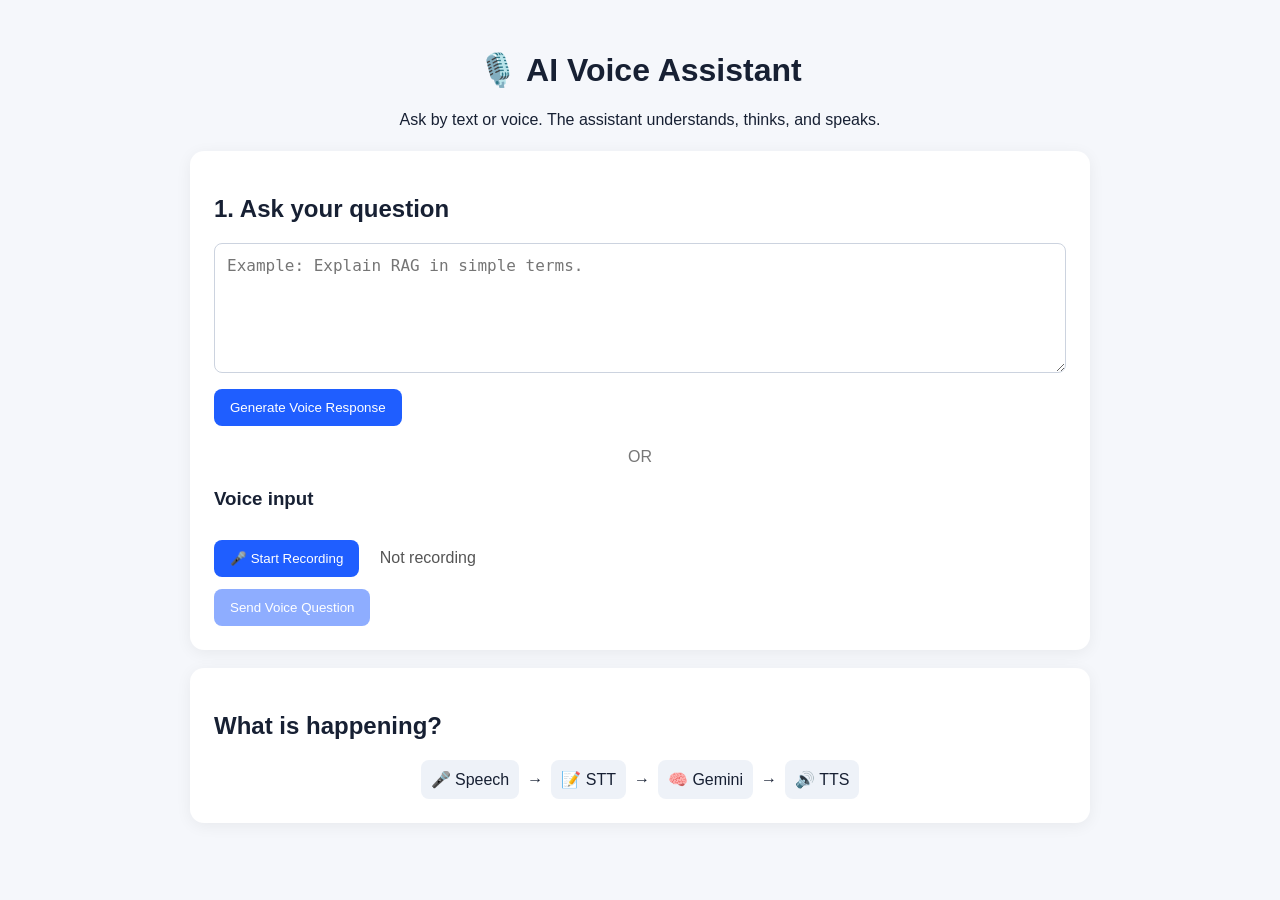
<file: static/index.html>
<!doctype html>

<html lang="en">

<head>

<meta charset="utf-8">

<meta
    name="viewport"
    content="width=device-width,initial-scale=1"
>

<title>AI Voice Assistant</title>

<link
    rel="stylesheet"
    href="/static/style.css"
>

</head>

<body>

<main>

<header>

<h1>🎙️ AI Voice Assistant</h1>

<p>
Ask by text or voice.
The assistant understands, thinks, and speaks.
</p>

</header>


<section class="card">

<h2>1. Ask your question</h2>

<textarea
    id="textInput"
    placeholder="Example: Explain RAG in simple terms."
></textarea>

<button id="textButton">
Generate Voice Response
</button>


<div class="or">
OR
</div>


<h3>Voice input</h3>

<div>

<button id="recordButton">
🎤 Start Recording
</button>

<span id="recordStatus">
Not recording
</span>

</div>


<audio
    id="recordedAudio"
    controls
    hidden
></audio>


<button
    id="voiceButton"
    disabled
>
Send Voice Question
</button>

</section>


<section
    class="card"
    id="results"
    hidden
>

<h2>2. What the assistant understood</h2>

<div class="box">

<p id="transcript"></p>

</div>


<h2>3. AI response</h2>

<div class="box">

<p id="answer"></p>

</div>


<h2>4. Voice response</h2>

<audio
    id="responseAudio"
    controls
></audio>


<a
    id="downloadLink"
    class="download"
    download
>
⬇ Download Audio
</a>

</section>


<section class="card">

<h2>
What is happening?
</h2>

<div class="pipeline">

<span>🎤 Speech</span>

→

<span>📝 STT</span>

→

<span>🧠 Gemini</span>

→

<span>🔊 TTS</span>

</div>

</section>


<p id="error"></p>

</main>


<script src="/static/app.js"></script>

</body>

</html>
</file>
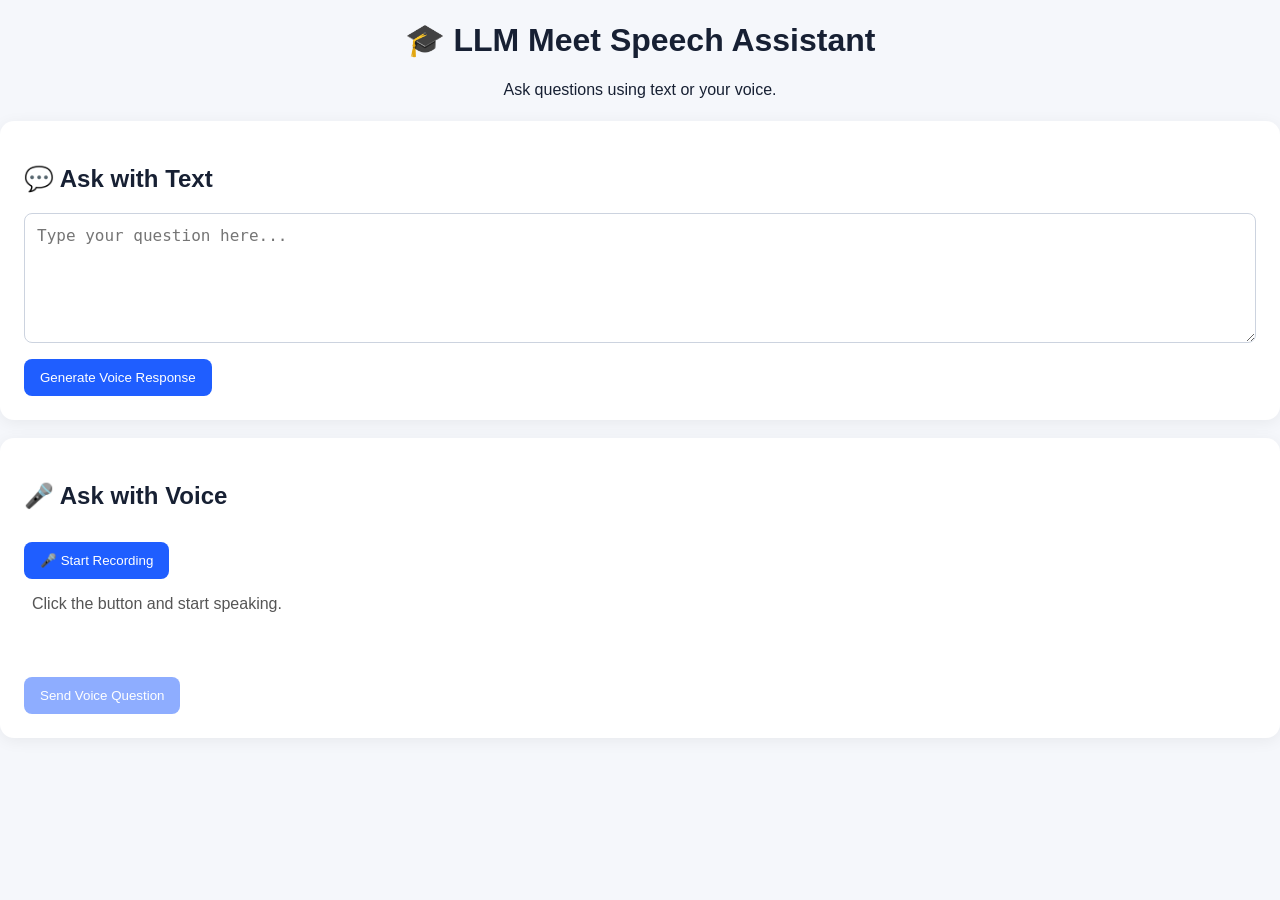
<file: app/static/index.html>
<!DOCTYPE html>
<html lang="en">

<head>
    <meta charset="UTF-8">

    <meta
        name="viewport"
        content="width=device-width, initial-scale=1.0"
    >

    <title>LLM Meet Speech Assistant</title>

    <link
        rel="stylesheet"
        href="/static/style.css"
    >
</head>

<body>

    <div class="container">

        <!-- HEADER -->
        <header class="header">

            <h1>🎓 LLM Meet Speech Assistant</h1>

            <p>
                Ask questions using text or your voice.
            </p>

        </header>


        <!-- TEXT INPUT -->
        <section class="card">

            <h2>💬 Ask with Text</h2>

            <textarea
                id="textInput"
                placeholder="Type your question here..."
                rows="5"
            ></textarea>

            <button
                id="textButton"
                type="button"
            >
                Generate Voice Response
            </button>

        </section>


        <!-- VOICE INPUT -->
        <section class="card">

            <h2>🎤 Ask with Voice</h2>

            <button
                id="recordButton"
                type="button"
            >
                🎤 Start Recording
            </button>

            <p id="recordStatus">
                Click the button and start speaking.
            </p>


            <!-- Recorded audio -->
            <audio
                id="recordedAudio"
                controls
                hidden
            ></audio>


            <br><br>


            <button
                id="voiceButton"
                type="button"
                disabled
            >
                Send Voice Question
            </button>

        </section>


        <!-- ERROR MESSAGE -->
        <div
            id="error"
            class="error"
        ></div>


        <!-- RESULTS -->
        <section
            id="results"
            class="card"
            hidden
        >

            <h2>🤖 Assistant Response</h2>


            <!-- TRANSCRIPT -->
            <div class="result-section">

                <h3>📝 Your Question</h3>

                <p id="transcript"></p>

            </div>


            <!-- ANSWER -->
            <div class="result-section">

                <h3>💡 Answer</h3>

                <p id="answer"></p>

            </div>


            <!-- GENERATED AUDIO -->
            <div class="result-section">

                <h3>🔊 Voice Response</h3>

                <audio
                    id="responseAudio"
                    controls
                    preload="auto"
                    hidden
                ></audio>

                <br><br>

                <a
                    id="downloadLink"
                    href="#"
                    download="assistant_response.mp3"
                    hidden
                >
                    ⬇️ Download Voice Response
                </a>

            </div>

        </section>

    </div>


    <!-- JAVASCRIPT -->
    <script src="/static/app.js"></script>

</body>

</html>
</file>
<file: static/style.css>
body {
    font-family: Arial, sans-serif;
    background: #f5f7fb;
    color: #172033;
    margin: 0;
}

main {
    max-width: 900px;
    margin: auto;
    padding: 30px 18px;
}

header {
    text-align: center;
    margin-bottom: 22px;
}

.card {
    background: #fff;
    border-radius: 14px;
    padding: 24px;
    margin: 18px 0;
    box-shadow: 0 3px 16px rgba(0, 0, 0, 0.06);
}

textarea {
    width: 100%;
    min-height: 130px;
    padding: 12px;
    border: 1px solid #ccd3df;
    border-radius: 8px;
    font-size: 16px;
    box-sizing: border-box;
    resize: vertical;
}

button,
.download {
    display: inline-block;
    margin: 12px 8px 0 0;
    padding: 11px 16px;
    border: 0;
    border-radius: 8px;
    background: #1f5eff;
    color: #fff;
    cursor: pointer;
    text-decoration: none;
}

button:disabled {
    opacity: 0.5;
    cursor: not-allowed;
}

.or {
    text-align: center;
    margin: 22px 0;
    color: #777;
}

.box {
    background: #f7f9fc;
    padding: 14px;
    border-radius: 8px;
}

audio {
    width: 100%;
    margin: 10px 0;
}

.pipeline {
    display: flex;
    gap: 8px;
    flex-wrap: wrap;
    justify-content: center;
    align-items: center;
}

.pipeline span {
    padding: 10px;
    background: #eef2f8;
    border-radius: 8px;
}

#error {
    color: #b00020;
    text-align: center;
    font-weight: bold;
}

#recordStatus {
    margin-left: 8px;
    color: #555;
}
</file>
